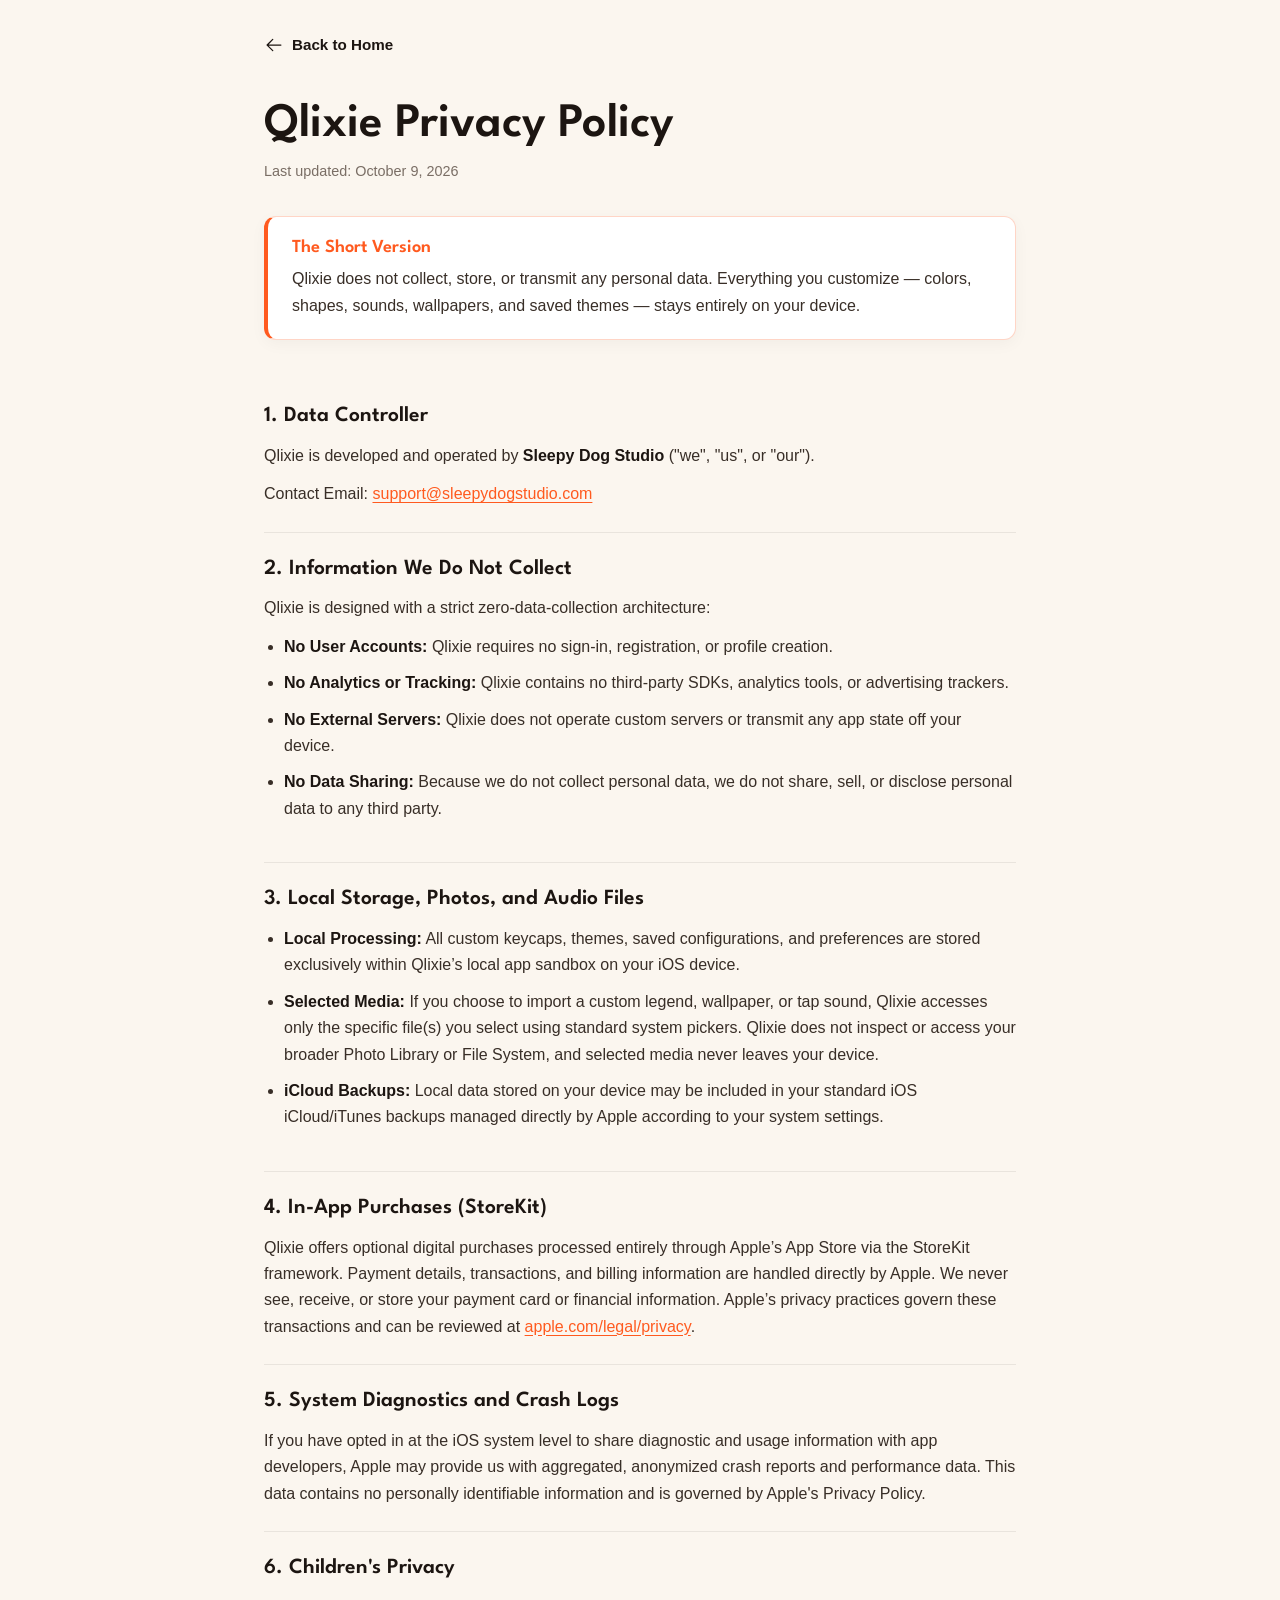
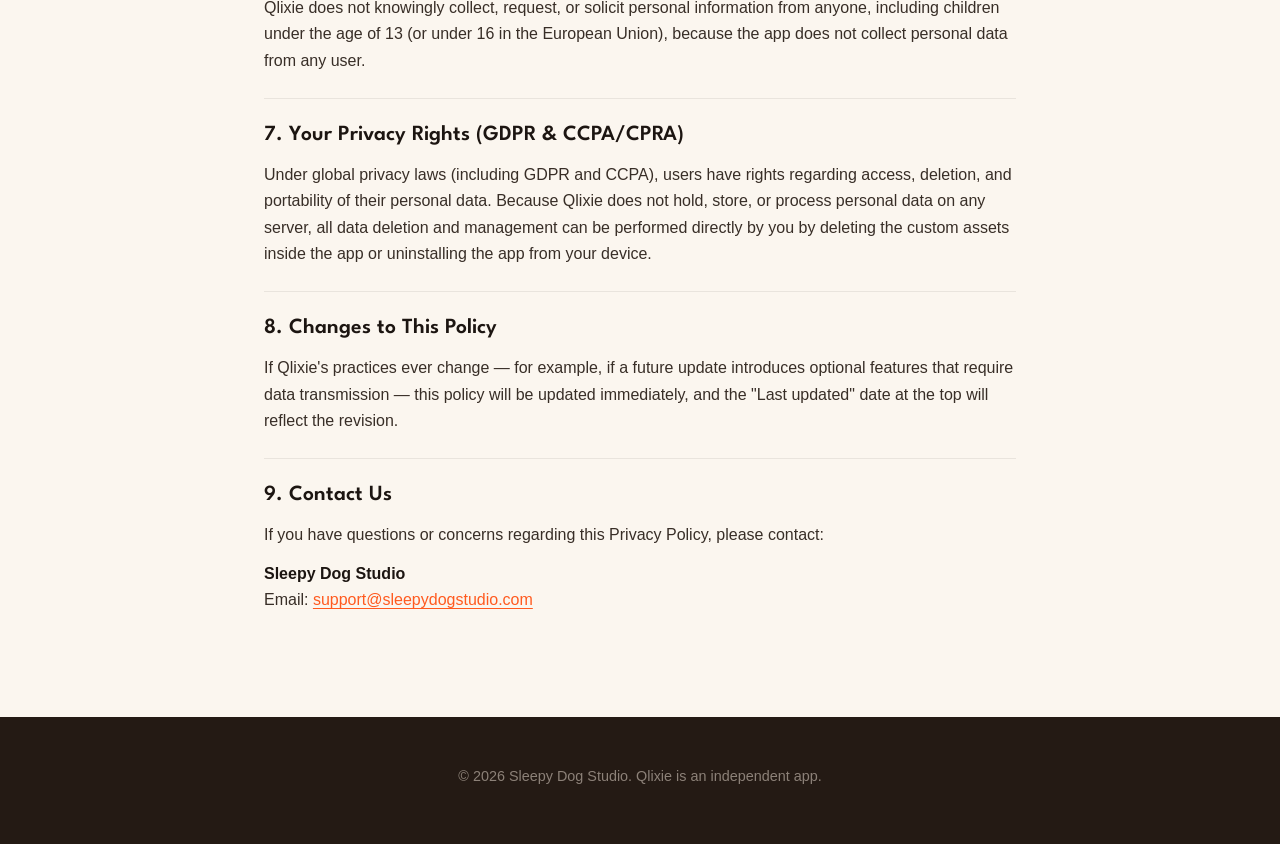
<file: privacy.html>
<!DOCTYPE html>
<html lang="en">
<head>
<meta charset="UTF-8">
<meta name="viewport" content="width=device-width, initial-scale=1">
<title>Qlixie — Privacy Policy</title>
<meta name="description" content="Qlixie Privacy Policy — Learn how Qlixie protects your privacy with zero data collection.">
<link rel="icon" href="data:image/svg+xml,<svg xmlns=%22http://www.w3.org/2000/svg%22 viewBox=%220 0 100 100%22><rect width=%22100%22 height=%22100%22 rx=%2224%22 fill=%22%23FF5A1F%22/></svg>">
<link rel="preconnect" href="https://fonts.googleapis.com">
<link rel="preconnect" href="https://fonts.gstatic.com" crossorigin>
<link href="https://fonts.googleapis.com/css2?family=League+Spartan:wght@600&display=swap" rel="stylesheet">

<style>
:root {
  --ink: #1C1511;
  --ink-deep: #241A14;
  --paper: #FBF6EF;
  --orange: #FF5A1F;
  --orange-light: #FF8A52;
  --tile-dark: #2F231B;
  --max-width: 800px;
}

* { box-sizing: border-box; }

html { scroll-behavior: smooth; }

body {
  margin: 0;
  background: var(--paper);
  color: var(--ink);
  font-family: -apple-system, BlinkMacSystemFont, "Segoe UI", Roboto, Helvetica, Arial, sans-serif;
  line-height: 1.65;
  -webkit-font-smoothing: antialiased;
}

h1, h2, h3 {
  font-family: "League Spartan", -apple-system, sans-serif;
  line-height: 1.15;
  color: var(--ink);
}

a {
  color: var(--orange);
  text-decoration: underline;
  text-underline-offset: 3px;
}

a:hover {
  color: var(--orange-light);
}

a:focus-visible {
  outline: 3px solid var(--orange);
  outline-offset: 3px;
}

/* Header & Nav */

header.site-header {
  max-width: var(--max-width);
  margin: 0 auto;
  padding: 32px 24px 0;
  display: flex;
  justify-content: space-between;
  align-items: center;
}

.back-link {
  display: inline-flex;
  align-items: center;
  gap: 8px;
  color: var(--ink);
  font-weight: 600;
  font-size: 0.95rem;
  text-decoration: none;
  transition: color 0.15s ease;
}

.back-link:hover {
  color: var(--orange);
}

/* Page Container */

.policy-container {
  max-width: var(--max-width);
  margin: 0 auto;
  padding: 40px 24px 80px;
}

.page-title {
  font-size: clamp(2.2rem, 4vw, 3rem);
  font-weight: 600;
  margin: 0 0 8px;
}

.last-updated {
  font-size: 0.9rem;
  color: #7A6E65;
  margin-bottom: 32px;
}

/* Callout Box for Short Version */

.summary-box {
  background: #FFFFFF;
  border: 1px solid rgba(255, 90, 31, 0.25);
  border-left: 4px solid var(--orange);
  border-radius: 12px;
  padding: 20px 24px;
  margin-bottom: 40px;
  box-shadow: 0 4px 16px rgba(28, 21, 17, 0.04);
}

.summary-box h2 {
  font-size: 1.15rem;
  font-weight: 600;
  margin: 0 0 8px;
  color: var(--orange);
}

.summary-box p {
  margin: 0;
  font-size: 1rem;
  color: #382E27;
}

/* Policy Content Sections */

.policy-section {
  padding: 24px 0;
  border-bottom: 1px solid rgba(28, 21, 17, 0.08);
}

.policy-section:last-of-type {
  border-bottom: none;
}

.policy-section h3 {
  font-size: 1.35rem;
  font-weight: 600;
  margin: 0 0 14px;
}

.policy-section p {
  margin: 0 0 12px;
  color: #382E27;
  font-size: 1rem;
}

.policy-section p:last-child {
  margin-bottom: 0;
}

.policy-section ul {
  margin: 0 0 16px;
  padding-left: 20px;
  color: #382E27;
}

.policy-section li {
  margin-bottom: 10px;
}

.policy-section li:last-child {
  margin-bottom: 0;
}

.policy-section strong {
  color: var(--ink);
}

/* Footer */

footer {
  background: var(--ink-deep);
  color: #B8ACA2;
  text-align: center;
  padding: 40px 24px;
  font-size: 0.9rem;
}

footer a {
  color: var(--paper);
  text-decoration: none;
}

footer a:hover {
  text-decoration: underline;
}

.copyright {
  color: #8C8178;
  margin-top: 8px;
}

@media (max-width: 600px) {
  .policy-container { padding: 24px 20px 60px; }
  .summary-box { padding: 16px 18px; }
}
</style>
</head>
<body>

<header class="site-header">
  <a href="index.html" class="back-link">
    <svg xmlns="http://www.w3.org/2000/svg" width="20" height="20" fill="currentColor" viewBox="0 0 256 256"><path d="M224,128a8,8,0,0,1-8,8H59.31l58.35,58.34a8,8,0,0,1-11.32,11.32l-72-72a8,8,0,0,1,0-11.32l72-72a8,8,0,0,1,11.32,11.32L59.31,120H216A8,8,0,0,1,224,128Z"></path></svg>
    Back to Home
  </a>
</header>

<main class="policy-container">
  <h1 class="page-title">Qlixie Privacy Policy</h1>
  <div class="last-updated">Last updated: October 9, 2026</div>

  <div class="summary-box">
    <h2>The Short Version</h2>
    <p>Qlixie does not collect, store, or transmit any personal data. Everything you customize — colors, shapes, sounds, wallpapers, and saved themes — stays entirely on your device.</p>
  </div>

  <section class="policy-section">
    <h3>1. Data Controller</h3>
    <p>Qlixie is developed and operated by <strong>Sleepy Dog Studio</strong> ("we", "us", or "our").</p>
    <p>Contact Email: <a href="mailto:support@sleepydogstudio.com">support@sleepydogstudio.com</a></p>
  </section>

  <section class="policy-section">
    <h3>2. Information We Do Not Collect</h3>
    <p>Qlixie is designed with a strict zero-data-collection architecture:</p>
    <ul>
      <li><strong>No User Accounts:</strong> Qlixie requires no sign-in, registration, or profile creation.</li>
      <li><strong>No Analytics or Tracking:</strong> Qlixie contains no third-party SDKs, analytics tools, or advertising trackers.</li>
      <li><strong>No External Servers:</strong> Qlixie does not operate custom servers or transmit any app state off your device.</li>
      <li><strong>No Data Sharing:</strong> Because we do not collect personal data, we do not share, sell, or disclose personal data to any third party.</li>
    </ul>
  </section>

  <section class="policy-section">
    <h3>3. Local Storage, Photos, and Audio Files</h3>
    <ul>
      <li><strong>Local Processing:</strong> All custom keycaps, themes, saved configurations, and preferences are stored exclusively within Qlixie’s local app sandbox on your iOS device.</li>
      <li><strong>Selected Media:</strong> If you choose to import a custom legend, wallpaper, or tap sound, Qlixie accesses only the specific file(s) you select using standard system pickers. Qlixie does not inspect or access your broader Photo Library or File System, and selected media never leaves your device.</li>
      <li><strong>iCloud Backups:</strong> Local data stored on your device may be included in your standard iOS iCloud/iTunes backups managed directly by Apple according to your system settings.</li>
    </ul>
  </section>

  <section class="policy-section">
    <h3>4. In-App Purchases (StoreKit)</h3>
    <p>Qlixie offers optional digital purchases processed entirely through Apple’s App Store via the StoreKit framework. Payment details, transactions, and billing information are handled directly by Apple. We never see, receive, or store your payment card or financial information. Apple’s privacy practices govern these transactions and can be reviewed at <a href="https://www.apple.com/legal/privacy/" target="_blank" rel="noopener">apple.com/legal/privacy</a>.</p>
  </section>

  <section class="policy-section">
    <h3>5. System Diagnostics and Crash Logs</h3>
    <p>If you have opted in at the iOS system level to share diagnostic and usage information with app developers, Apple may provide us with aggregated, anonymized crash reports and performance data. This data contains no personally identifiable information and is governed by Apple's Privacy Policy.</p>
  </section>

  <section class="policy-section">
    <h3>6. Children's Privacy</h3>
    <p>Qlixie does not knowingly collect, request, or solicit personal information from anyone, including children under the age of 13 (or under 16 in the European Union), because the app does not collect personal data from any user.</p>
  </section>

  <section class="policy-section">
    <h3>7. Your Privacy Rights (GDPR & CCPA/CPRA)</h3>
    <p>Under global privacy laws (including GDPR and CCPA), users have rights regarding access, deletion, and portability of their personal data. Because Qlixie does not hold, store, or process personal data on any server, all data deletion and management can be performed directly by you by deleting the custom assets inside the app or uninstalling the app from your device.</p>
  </section>

  <section class="policy-section">
    <h3>8. Changes to This Policy</h3>
    <p>If Qlixie's practices ever change — for example, if a future update introduces optional features that require data transmission — this policy will be updated immediately, and the "Last updated" date at the top will reflect the revision.</p>
  </section>

  <section class="policy-section">
    <h3>9. Contact Us</h3>
    <p>If you have questions or concerns regarding this Privacy Policy, please contact:</p>
    <p>
      <strong>Sleepy Dog Studio</strong><br>
      Email: <a href="mailto:support@sleepydogstudio.com">support@sleepydogstudio.com</a>
    </p>
  </section>
</main>

<footer>
  <p class="copyright">© 2026 Sleepy Dog Studio. Qlixie is an independent app.</p>
</footer>

</body>
</html>
</file>
